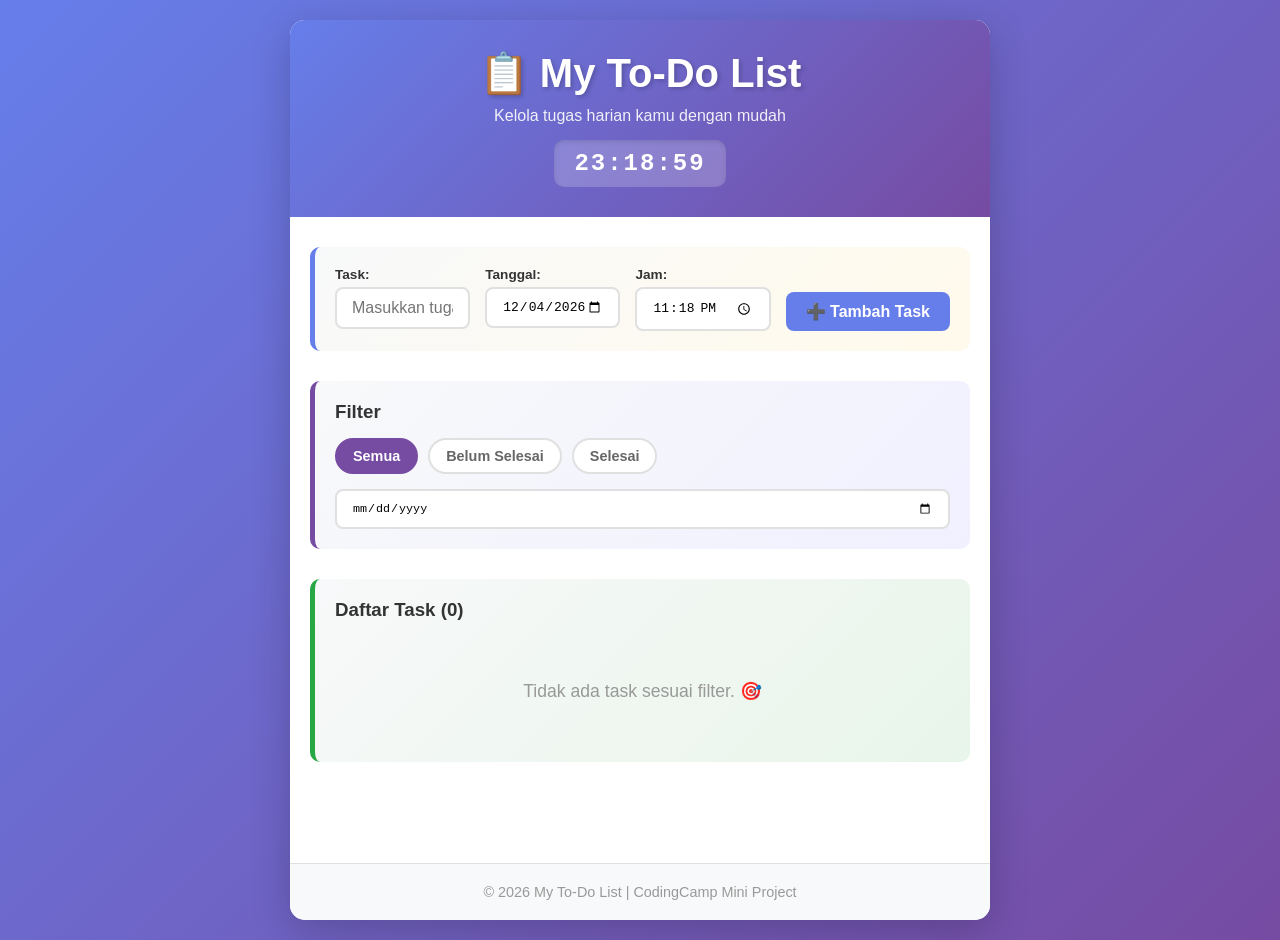
<file: index.html>
<!DOCTYPE html>
<html lang="id">
<head>
    <meta charset="UTF-8">
    <meta name="viewport" content="width=device-width, initial-scale=1.0">
    <title>My To-Do List</title>
    <link rel="stylesheet" href="css/style.css">
</head>
<body>
    <div class="container">
        <header>
            <h1>📋 My To-Do List</h1>
            <p>Kelola tugas harian kamu dengan mudah</p>
            <div id="currentTime" class="current-time">00:00:00</div>
        </header>

        <main>
            <!-- Form Input -->
            <section class="input-section">
                <form id="todoForm">
                    <div class="form-group">
                        <label for="todoInput">Task:</label>
                        <input 
                            type="text" 
                            id="todoInput" 
                            placeholder="Masukkan tugas baru..."
                            required
                        >
                    </div>

                    <div class="form-group">
                        <label for="todoDate">Tanggal:</label>
                        <input 
                            type="date" 
                            id="todoDate" 
                            required
                        >
                    </div>

                    <div class="form-group">
                        <label for="todoTime">Jam:</label>
                        <input 
                            type="time" 
                            id="todoTime" 
                            required
                        >
                    </div>

                    <button type="submit" class="btn btn-add">➕ Tambah Task</button>
                </form>
            </section>

            <!-- Filter Section -->
            <section class="filter-section">
                <h3>Filter</h3>
                <div class="filter-buttons">
                    <button class="filter-btn active" data-filter="all">Semua</button>
                    <button class="filter-btn" data-filter="pending">Belum Selesai</button>
                    <button class="filter-btn" data-filter="completed">Selesai</button>
                </div>
                <input 
                    type="date" 
                    id="filterDate" 
                    class="filter-date" 
                    placeholder="Filter berdasarkan tanggal"
                >
            </section>

            <!-- To-Do List Display -->
            <section class="todo-list-section">
                <h3>Daftar Task (<span id="taskCount">0</span>)</h3>
                <div id="todoList" class="todo-list">
                    <p class="empty-message">Belum ada task. Mulai tambah task sekarang! 🎯</p>
                </div>
            </section>
        </main>

        <footer>
            <p>&copy; 2026 My To-Do List | CodingCamp Mini Project</p>
        </footer>
    </div>

    <script src="js/script.js"></script>
</body>
</html>
</file>
<file: css/style.css>
/* ============================================
   GLOBAL STYLES
   ============================================ */

* {
    margin: 0;
    padding: 0;
    box-sizing: border-box;
}

body {
    font-family: 'Segoe UI', Tahoma, Geneva, Verdana, sans-serif;
    background: linear-gradient(135deg, #667eea 0%, #764ba2 100%);
    min-height: 100vh;
    padding: 20px;
}

.container {
    max-width: 700px;
    margin: 0 auto;
    background: white;
    border-radius: 15px;
    box-shadow: 0 10px 40px rgba(0, 0, 0, 0.2);
    overflow: hidden;
    display: flex;
    flex-direction: column;
    min-height: 100vh;
}

/* ============================================
   HEADER
   ============================================ */

header {
    background: linear-gradient(135deg, #667eea 0%, #764ba2 100%);
    color: white;
    padding: 30px 20px;
    text-align: center;
    position: relative;
}

header h1 {
    font-size: 2.5em;
    margin-bottom: 10px;
    text-shadow: 2px 2px 4px rgba(0, 0, 0, 0.2);
}

header p {
    font-size: 1em;
    opacity: 0.9;
    margin-bottom: 15px;
}

.current-time {
    font-size: 1.5em;
    font-weight: bold;
    font-family: 'Courier New', monospace;
    background: rgba(255, 255, 255, 0.2);
    padding: 10px 20px;
    border-radius: 10px;
    display: inline-block;
    letter-spacing: 2px;
    box-shadow: inset 0 2px 4px rgba(0, 0, 0, 0.1);
}

/* ============================================
   MAIN CONTENT
   ============================================ */

main {
    flex: 1;
    padding: 30px 20px;
}

/* Form Section */
.input-section {
    margin-bottom: 30px;
    padding: 20px;
    background: linear-gradient(135deg, #f8f9fa 0%, #fffaeb 100%);
    border-radius: 10px;
    border-left: 5px solid #667eea;
}

#todoForm {
    display: flex;
    gap: 15px;
    flex-wrap: wrap;
}

.form-group {
    flex: 1;
    min-width: 120px;
    display: flex;
    flex-direction: column;
}

.form-group label {
    font-size: 0.85em;
    color: #333;
    font-weight: 600;
    margin-bottom: 5px;
}

.form-group input {
    padding: 10px 15px;
    border: 2px solid #e0e0e0;
    border-radius: 8px;
    font-size: 1em;
    transition: all 0.3s;
}

.form-group input:focus {
    outline: none;
    border-color: #667eea;
    box-shadow: 0 0 5px rgba(102, 126, 234, 0.3);
}

.btn {
    padding: 10px 20px;
    border: none;
    border-radius: 8px;
    font-size: 1em;
    font-weight: 600;
    cursor: pointer;
    transition: all 0.3s;
    align-self: flex-end;
}

.btn-add {
    background: #667eea;
    color: white;
    flex: 0 0 auto;
}

.btn-add:hover {
    background: #5568d3;
    transform: translateY(-2px);
    box-shadow: 0 5px 15px rgba(102, 126, 234, 0.4);
}

.btn-add:active {
    transform: translateY(0);
}

/* Filter Section */
.filter-section {
    margin-bottom: 30px;
    padding: 20px;
    background: linear-gradient(135deg, #f8f9fa 0%, #f0f0ff 100%);
    border-radius: 10px;
    border-left: 5px solid #764ba2;
}

.filter-section h3 {
    margin-bottom: 15px;
    color: #333;
}

.filter-buttons {
    display: flex;
    gap: 10px;
    margin-bottom: 15px;
    flex-wrap: wrap;
}

.filter-btn {
    padding: 8px 16px;
    border: 2px solid #e0e0e0;
    background: white;
    border-radius: 20px;
    cursor: pointer;
    font-size: 0.9em;
    font-weight: 600;
    color: #666;
    transition: all 0.3s;
}

.filter-btn:hover {
    border-color: #764ba2;
    color: #764ba2;
}

.filter-btn.active {
    background: #764ba2;
    color: white;
    border-color: #764ba2;
}

.filter-date {
    width: 100%;
    padding: 10px 15px;
    border: 2px solid #e0e0e0;
    border-radius: 8px;
    font-size: 0.9em;
    transition: border-color 0.3s;
}

.filter-date:focus {
    outline: none;
    border-color: #764ba2;
}

/* To-Do List Section */
.todo-list-section {
    padding: 20px;
    background: linear-gradient(135deg, #f8f9fa 0%, #e8f5e9 100%);
    border-radius: 10px;
    border-left: 5px solid #28a745;
}

.todo-list-section h3 {
    margin-bottom: 20px;
    color: #333;
}

.todo-list {
    display: flex;
    flex-direction: column;
    gap: 12px;
}

/* To-Do Item */
.todo-item {
    display: flex;
    align-items: center;
    gap: 12px;
    padding: 15px;
    background: linear-gradient(135deg, #ffffff 0%, #f9f9ff 100%);
    border-radius: 8px;
    border-left: 4px solid #667eea;
    border-right: 2px solid #e8e8ff;
    box-shadow: 0 2px 8px rgba(102, 126, 234, 0.15);
    transition: all 0.3s;
    animation: slideIn 0.3s ease-out;
}

@keyframes slideIn {
    from {
        opacity: 0;
        transform: translateX(-20px);
    }
    to {
        opacity: 1;
        transform: translateX(0);
    }
}

.todo-item:hover {
    box-shadow: 0 6px 16px rgba(102, 126, 234, 0.25);
    transform: translateX(5px);
    border-right-color: #667eea;
}

.todo-item.completed {
    border-left-color: #28a745;
    background: linear-gradient(135deg, #f0f7f0 0%, #e8f5e9 100%);
    box-shadow: 0 2px 8px rgba(40, 167, 69, 0.15);
}

.todo-item.completed:hover {
    box-shadow: 0 6px 16px rgba(40, 167, 69, 0.25);
}

.todo-item.completed .todo-text {
    text-decoration: line-through;
    color: #999;
}

.todo-checkbox {
    width: 20px;
    height: 20px;
    cursor: pointer;
    accent-color: #667eea;
}

.todo-item.completed .todo-checkbox {
    accent-color: #28a745;
}

.todo-content {
    flex: 1;
}

.todo-text {
    font-size: 1em;
    color: #333;
    font-weight: 500;
    margin-bottom: 5px;
    word-break: break-word;
}

.todo-date {
    font-size: 0.85em;
    color: #666;
    font-weight: 500;
}

.todo-time {
    font-size: 0.85em;
    color: #764ba2;
    font-weight: 600;
    margin-left: 10px;
    display: inline-block;
}

.todo-status {
    font-size: 0.75em;
    padding: 4px 10px;
    border-radius: 12px;
    font-weight: 600;
    white-space: nowrap;
}

.todo-status.pending {
    background: #fff3cd;
    color: #856404;
}

.todo-status.completed {
    background: #d4edda;
    color: #155724;
}

.btn-delete {
    padding: 6px 12px;
    background: #dc3545;
    color: white;
    border: none;
    border-radius: 6px;
    cursor: pointer;
    font-weight: 600;
    transition: all 0.3s;
    font-size: 0.9em;
}

.btn-delete:hover {
    background: #c82333;
    transform: scale(1.05);
}

.btn-delete:active {
    transform: scale(0.98);
}

/* Empty Message */
.empty-message {
    text-align: center;
    color: #999;
    padding: 40px 20px;
    font-size: 1.1em;
}

/* ============================================
   FOOTER
   ============================================ */

footer {
    background: #f8f9fa;
    padding: 20px;
    text-align: center;
    color: #999;
    font-size: 0.9em;
    border-top: 1px solid #e0e0e0;
}

/* ============================================
   RESPONSIVE DESIGN
   ============================================ */

@media (max-width: 600px) {
    header h1 {
        font-size: 1.8em;
    }

    main {
        padding: 20px 15px;
    }

    #todoForm {
        flex-direction: column;
    }

    .btn-add {
        align-self: stretch;
    }

    .filter-buttons {
        flex-direction: column;
    }

    .filter-btn {
        flex: 1;
    }

    .todo-item {
        flex-direction: column;
        align-items: flex-start;
    }

    .todo-status {
        margin-top: 10px;
    }

    .btn-delete {
        margin-top: 10px;
        width: 100%;
    }
}
</file>
